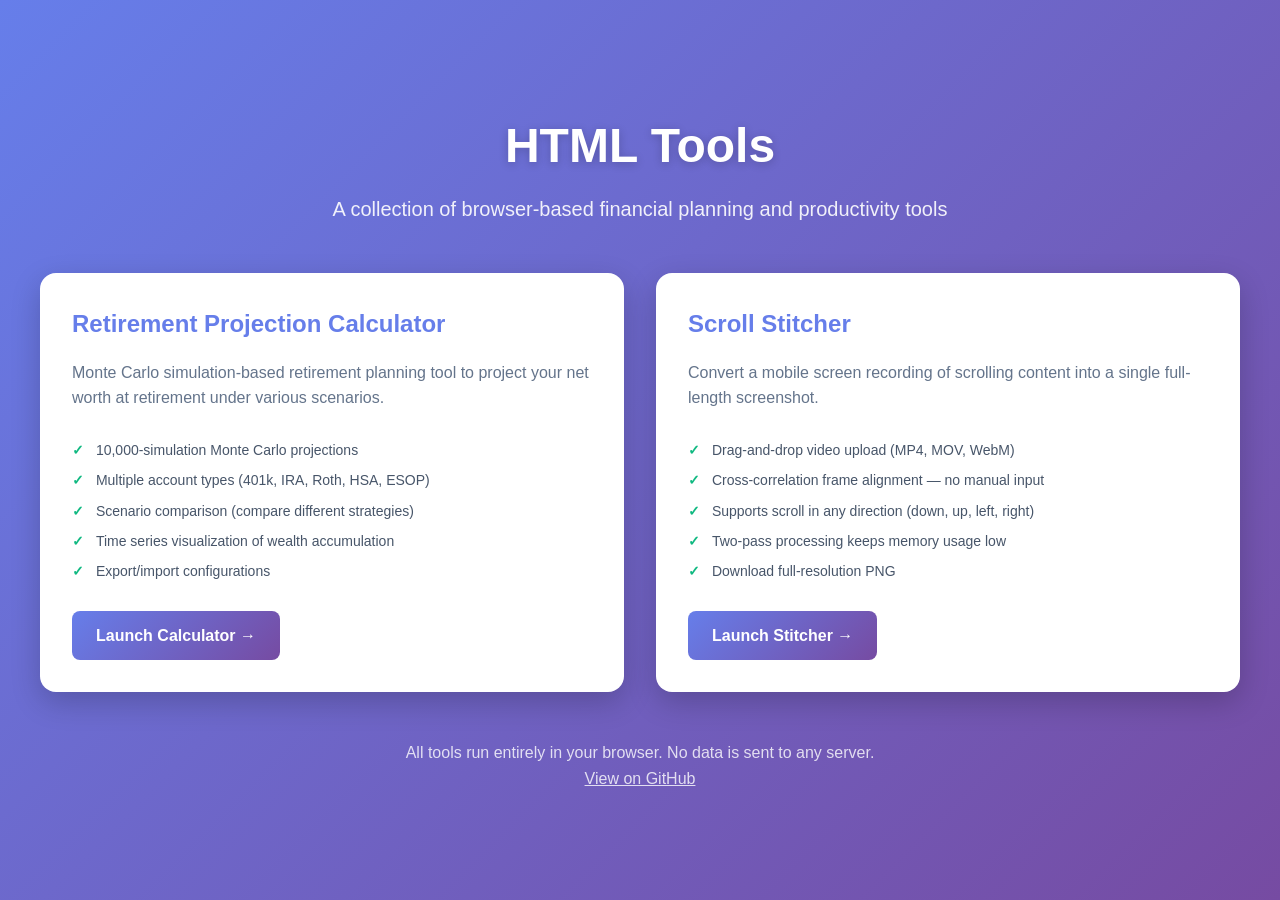
<file: index.html>
<!DOCTYPE html>
<html lang="en">
<head>
    <meta charset="UTF-8">
    <meta name="viewport" content="width=device-width, initial-scale=1.0">
    <title>HTML Tools Collection</title>
    <style>
        * {
            margin: 0;
            padding: 0;
            box-sizing: border-box;
        }

        body {
            font-family: -apple-system, BlinkMacSystemFont, 'Segoe UI', Roboto, 'Helvetica Neue', Arial, sans-serif;
            line-height: 1.6;
            color: #1e293b;
            background: linear-gradient(135deg, #667eea 0%, #764ba2 100%);
            min-height: 100vh;
            display: flex;
            align-items: center;
            justify-content: center;
            padding: 2rem;
        }

        .container {
            max-width: 1200px;
            width: 100%;
        }

        header {
            text-align: center;
            margin-bottom: 3rem;
            color: white;
        }

        h1 {
            font-size: 3rem;
            font-weight: 700;
            margin-bottom: 0.5rem;
            text-shadow: 0 2px 10px rgba(0,0,0,0.2);
        }

        .subtitle {
            font-size: 1.25rem;
            opacity: 0.9;
        }

        .tools-grid {
            display: grid;
            grid-template-columns: repeat(auto-fit, minmax(300px, 1fr));
            gap: 2rem;
            margin-bottom: 2rem;
        }

        .tool-card {
            background: white;
            border-radius: 1rem;
            padding: 2rem;
            box-shadow: 0 10px 30px rgba(0,0,0,0.2);
            transition: transform 0.3s, box-shadow 0.3s;
            text-decoration: none;
            color: inherit;
            display: block;
        }

        .tool-card:hover {
            transform: translateY(-5px);
            box-shadow: 0 15px 40px rgba(0,0,0,0.3);
        }

        .tool-card h2 {
            font-size: 1.5rem;
            margin-bottom: 1rem;
            color: #667eea;
        }

        .tool-card p {
            color: #64748b;
            margin-bottom: 1.5rem;
        }

        .tool-card .features {
            list-style: none;
            margin-bottom: 1.5rem;
        }

        .tool-card .features li {
            padding: 0.25rem 0;
            color: #475569;
            font-size: 0.875rem;
        }

        .tool-card .features li:before {
            content: "✓ ";
            color: #10b981;
            font-weight: bold;
            margin-right: 0.5rem;
        }

        .tool-card .launch-btn {
            display: inline-block;
            padding: 0.75rem 1.5rem;
            background: linear-gradient(135deg, #667eea 0%, #764ba2 100%);
            color: white;
            border-radius: 0.5rem;
            font-weight: 600;
            transition: opacity 0.3s;
        }

        .tool-card .launch-btn:hover {
            opacity: 0.9;
        }

        footer {
            text-align: center;
            color: white;
            margin-top: 3rem;
            opacity: 0.8;
        }

        footer a {
            color: white;
            text-decoration: underline;
        }

        @media (max-width: 768px) {
            h1 {
                font-size: 2rem;
            }

            .tools-grid {
                grid-template-columns: 1fr;
            }
        }
    </style>
</head>
<body>
    <div class="container">
        <header>
            <h1>HTML Tools</h1>
            <p class="subtitle">A collection of browser-based financial planning and productivity tools</p>
        </header>

        <div class="tools-grid">
            <a href="retirement-calculator/" class="tool-card">
                <h2>Retirement Projection Calculator</h2>
                <p>Monte Carlo simulation-based retirement planning tool to project your net worth at retirement under various scenarios.</p>
                <ul class="features">
                    <li>10,000-simulation Monte Carlo projections</li>
                    <li>Multiple account types (401k, IRA, Roth, HSA, ESOP)</li>
                    <li>Scenario comparison (compare different strategies)</li>
                    <li>Time series visualization of wealth accumulation</li>
                    <li>Export/import configurations</li>
                </ul>
                <span class="launch-btn">Launch Calculator →</span>
            </a>

            <a href="scroll-stitcher/" class="tool-card">
                <h2>Scroll Stitcher</h2>
                <p>Convert a mobile screen recording of scrolling content into a single full-length screenshot.</p>
                <ul class="features">
                    <li>Drag-and-drop video upload (MP4, MOV, WebM)</li>
                    <li>Cross-correlation frame alignment — no manual input</li>
                    <li>Supports scroll in any direction (down, up, left, right)</li>
                    <li>Two-pass processing keeps memory usage low</li>
                    <li>Download full-resolution PNG</li>
                </ul>
                <span class="launch-btn">Launch Stitcher →</span>
            </a>

            <!-- Future tools will go here -->
        </div>

        <footer>
            <p>
                All tools run entirely in your browser. No data is sent to any server.<br>
                <a href="https://github.com/jcfuller/htmltools" target="_blank">View on GitHub</a>
            </p>
        </footer>
    </div>
</body>
</html>
</file>
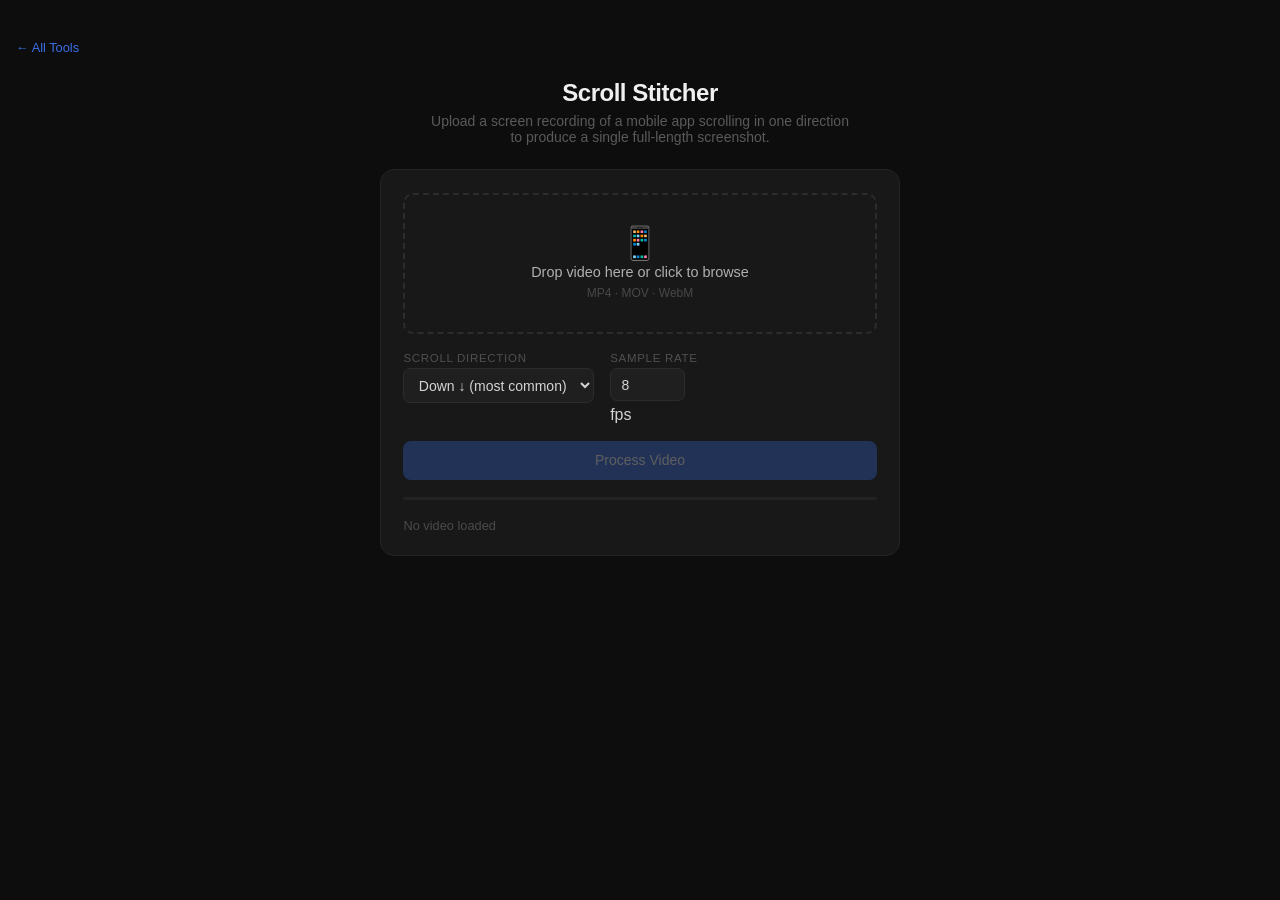
<file: scroll-stitcher/index.html>
<!DOCTYPE html>
<html lang="en">
<head>
  <meta charset="UTF-8">
  <meta name="viewport" content="width=device-width, initial-scale=1.0">
  <title>Scroll Stitcher</title>
  <style>
    *, *::before, *::after { box-sizing: border-box; margin: 0; padding: 0; }

    body {
      font-family: -apple-system, BlinkMacSystemFont, 'Segoe UI', sans-serif;
      background: #0d0d0d;
      color: #d4d4d4;
      min-height: 100vh;
      padding: 2.5rem 1rem 4rem;
      display: flex;
      flex-direction: column;
      align-items: center;
      gap: 1.5rem;
    }

    .header { text-align: center; }
    .header h1 { font-size: 1.5rem; font-weight: 600; letter-spacing: -0.02em; color: #f0f0f0; }
    .header p  { margin-top: 0.4rem; font-size: 0.875rem; color: #5a5a5a; max-width: 420px; }

    .panel {
      background: #181818;
      border: 1px solid #242424;
      border-radius: 14px;
      padding: 1.4rem;
      width: 100%;
      max-width: 520px;
      display: flex;
      flex-direction: column;
      gap: 1.1rem;
    }

    /* ── drop zone ─────────────────────────────────────────────────── */
    .drop-zone {
      display: flex;
      flex-direction: column;
      align-items: center;
      justify-content: center;
      gap: 0.35rem;
      border: 2px dashed #2c2c2c;
      border-radius: 10px;
      padding: 2rem 1rem;
      cursor: pointer;
      transition: border-color 0.15s, background 0.15s;
      user-select: none;
    }
    .drop-zone:hover, .drop-zone.drag-over { border-color: #404040; background: #1e1e1e; }
    .drop-zone.loaded { border-style: solid; border-color: #3b6fe8; }
    .dz-icon  { font-size: 2rem; line-height: 1; }
    .dz-title { font-size: 0.9rem; font-weight: 500; color: #b0b0b0; }
    .dz-sub   { font-size: 0.75rem; color: #484848; }
    input[type="file"] { display: none; }

    /* ── controls ──────────────────────────────────────────────────── */
    .controls { display: flex; gap: 1rem; flex-wrap: wrap; }
    .field { display: flex; flex-direction: column; gap: 0.3rem; }
    .field label {
      font-size: 0.72rem;
      text-transform: uppercase;
      letter-spacing: 0.06em;
      color: #505050;
    }
    select, input[type="number"] {
      background: #1f1f1f;
      border: 1px solid #2c2c2c;
      color: #d4d4d4;
      padding: 0.45rem 0.65rem;
      border-radius: 7px;
      font-size: 0.875rem;
      font-family: inherit;
      outline: none;
    }
    select:focus, input[type="number"]:focus { border-color: #3b6fe8; }

    /* ── buttons ───────────────────────────────────────────────────── */
    .btn {
      font-family: inherit;
      font-size: 0.875rem;
      font-weight: 500;
      border: none;
      border-radius: 8px;
      padding: 0.6rem 1.1rem;
      cursor: pointer;
      transition: opacity 0.15s, background 0.15s;
    }
    .btn:disabled { opacity: 0.3; cursor: not-allowed; pointer-events: none; }
    .btn-primary { background: #3b6fe8; color: #fff; width: 100%; padding: 0.7rem; }
    .btn-primary:hover { background: #2d5dd4; }
    .btn-secondary {
      background: #1f1f1f;
      color: #c0c0c0;
      border: 1px solid #2c2c2c;
    }
    .btn-secondary:hover { background: #272727; }

    /* ── progress ──────────────────────────────────────────────────── */
    .progress-track {
      height: 3px;
      background: #222;
      border-radius: 2px;
      overflow: hidden;
    }
    .progress-fill {
      height: 100%;
      background: #3b6fe8;
      width: 0;
      transition: width 0.2s ease;
    }
    .status { font-size: 0.8rem; color: #4a4a4a; min-height: 1.1em; }

    /* ── output ────────────────────────────────────────────────────── */
    .output-panel {
      display: none;
      flex-direction: column;
      gap: 0.75rem;
      width: 100%;
      max-width: 520px;
    }
    .output-header {
      display: flex;
      justify-content: space-between;
      align-items: center;
    }
    .output-info { font-size: 0.8rem; color: #4a4a4a; }
    #outputCanvas {
      display: block;
      width: 100%;
      border-radius: 8px;
      border: 1px solid #222;
    }

    a.back { font-size: 0.8rem; color: #3b6fe8; text-decoration: none; align-self: flex-start; }
    a.back:hover { text-decoration: underline; }
  </style>
</head>
<body>

<a class="back" href="../">← All Tools</a>

<div class="header">
  <h1>Scroll Stitcher</h1>
  <p>Upload a screen recording of a mobile app scrolling in one direction to produce a single full-length screenshot.</p>
</div>

<div class="panel">
  <label class="drop-zone" id="dropZone" for="fileInput">
    <div class="dz-icon" id="dzIcon">📱</div>
    <div class="dz-title" id="dzTitle">Drop video here or click to browse</div>
    <div class="dz-sub"  id="dzSub">MP4 · MOV · WebM</div>
    <input type="file" id="fileInput" accept="video/*">
  </label>

  <div class="controls">
    <div class="field">
      <label for="direction">Scroll direction</label>
      <select id="direction">
        <option value="down">Down ↓  (most common)</option>
        <option value="up">Up ↑</option>
        <option value="right">Right →</option>
        <option value="left">Left ←</option>
      </select>
    </div>
    <div class="field">
      <label for="fps">Sample rate</label>
      <input type="number" id="fps" value="8" min="1" max="30" style="width:75px"> fps
    </div>
  </div>

  <button class="btn btn-primary" id="processBtn" disabled>Process Video</button>

  <div class="progress-track"><div class="progress-fill" id="progressFill"></div></div>
  <div class="status" id="statusMsg">No video loaded</div>
</div>

<div class="output-panel" id="outputPanel">
  <div class="output-header">
    <span class="output-info" id="outputInfo"></span>
    <button class="btn btn-secondary" id="downloadBtn">Open Full Image</button>
  </div>
  <canvas id="outputCanvas"></canvas>
</div>

<!-- Hidden working elements -->
<video  id="video"       style="display:none" muted playsinline></video>
<canvas id="workCanvas"  style="display:none"></canvas>
<canvas id="smallCanvas" style="display:none"></canvas>

<script>
(() => {
  const video       = document.getElementById('video');
  const dropZone    = document.getElementById('dropZone');
  const fileInput   = document.getElementById('fileInput');
  const processBtn  = document.getElementById('processBtn');
  const progressFill = document.getElementById('progressFill');
  const statusMsg   = document.getElementById('statusMsg');
  const outputPanel = document.getElementById('outputPanel');
  const outputCanvas = document.getElementById('outputCanvas');
  const outputInfo  = document.getElementById('outputInfo');

  // ── file loading ──────────────────────────────────────────────────────────

  dropZone.addEventListener('dragover', e => { e.preventDefault(); dropZone.classList.add('drag-over'); });
  dropZone.addEventListener('dragleave', () => dropZone.classList.remove('drag-over'));
  dropZone.addEventListener('drop', e => {
    e.preventDefault();
    dropZone.classList.remove('drag-over');
    const f = e.dataTransfer.files[0];
    if (f && f.type.startsWith('video/')) loadFile(f);
  });
  fileInput.addEventListener('change', e => { if (e.target.files[0]) loadFile(e.target.files[0]); });

  function loadFile(file) {
    video.src = URL.createObjectURL(file);
    video.addEventListener('loadedmetadata', () => {
      processBtn.disabled = false;
      document.getElementById('dzIcon').textContent  = '✓';
      document.getElementById('dzIcon').style.color  = '#3b6fe8';
      document.getElementById('dzTitle').textContent = file.name;
      document.getElementById('dzSub').textContent   =
        `${video.videoWidth}×${video.videoHeight} · ${video.duration.toFixed(1)}s`;
      dropZone.classList.add('loaded');
      setStatus('Ready');
    }, { once: true });
  }

  // ── controls ──────────────────────────────────────────────────────────────

  processBtn.addEventListener('click', () => {
    processVideo().catch(err => {
      setStatus(`Error: ${err.message}`);
      processBtn.disabled = false;
      console.error(err);
    });
  });

  document.getElementById('downloadBtn').addEventListener('click', () => {
    // iOS Safari blocks programmatic anchor clicks with data URLs.
    // Opening in a new tab lets the user long-press to save.
    window.open(outputCanvas.toDataURL('image/png'), '_blank');
  });

  function setStatus(msg, pct) {
    statusMsg.textContent = msg;
    if (pct !== undefined) progressFill.style.width = `${pct}%`;
  }

  function seekTo(t) {
    return new Promise(resolve => {
      // If already at this position, resolve immediately — seeked won't fire.
      if (Math.abs(video.currentTime - t) < 0.001) { resolve(); return; }
      // Add listener before setting currentTime to avoid race on fast seeks.
      video.addEventListener('seeked', resolve, { once: true });
      video.currentTime = t;
    });
  }

  // ── main processing ───────────────────────────────────────────────────────

  async function processVideo() {
    processBtn.disabled = true;
    outputPanel.style.display = 'none';
    setStatus('Starting…', 0);

    const fps       = Math.max(1, Math.min(30, +document.getElementById('fps').value || 8));
    const direction = document.getElementById('direction').value;
    const W = video.videoWidth;
    const H = video.videoHeight;
    const vertical = direction === 'down' || direction === 'up';
    const inverted = direction === 'up'   || direction === 'left';

    // Full-resolution work canvas
    const wc = document.getElementById('workCanvas');
    wc.width = W; wc.height = H;
    const wCtx = wc.getContext('2d', { willReadFrequently: true });

    // Small canvas for correlation — max 400px on the scroll axis
    const longAxis = vertical ? H : W;
    const scale = Math.min(1, 400 / longAxis);
    const SW = Math.round(W * scale);
    const SH = Math.round(H * scale);
    const sc = document.getElementById('smallCanvas');
    sc.width = SW; sc.height = SH;
    const sCtx = sc.getContext('2d', { willReadFrequently: true });

    // Build list of frame timestamps
    const times = [];
    for (let t = 0; t < video.duration - 1e-3; t += 1 / fps) times.push(t);

    // ── Pass 1: compute scroll deltas from small frames ───────────────────

    const deltas = [];
    let prevGray = null;

    for (let i = 0; i < times.length; i++) {
      await seekTo(times[i]);
      sCtx.drawImage(video, 0, 0, SW, SH);
      const gray = toGray(sCtx.getImageData(0, 0, SW, SH).data, SW * SH);

      if (prevGray !== null) {
        const d = correlate(prevGray, gray, SW, SH, vertical, inverted);
        deltas.push(Math.round(d / scale));
      }
      prevGray = gray;
      setStatus(`Pass 1/2: analysing frame ${i + 1} / ${times.length}`,
                (i + 1) / times.length * 45);
    }

    const totalScroll = deltas.reduce((a, b) => a + b, 0);

    if (totalScroll === 0) {
      setStatus('No scroll movement detected. Check direction setting or try a lower sample rate.', 0);
      processBtn.disabled = false;
      return;
    }

    // ── Create output canvas ──────────────────────────────────────────────

    const outW = vertical ? W : W + totalScroll;
    const outH = vertical ? H + totalScroll : H;
    outputCanvas.width  = outW;
    outputCanvas.height = outH;
    const oCtx = outputCanvas.getContext('2d');

    // ── Pass 2: stitch full-resolution strips ─────────────────────────────

    let cumScroll = 0;

    for (let i = 0; i < times.length; i++) {
      await seekTo(times[i]);
      wCtx.drawImage(video, 0, 0, W, H);
      const frame = wCtx.getImageData(0, 0, W, H);

      if (i === 0) {
        // First frame: place at its canonical origin
        oCtx.putImageData(frame,
          (!vertical && inverted) ? totalScroll : 0,
          ( vertical && inverted) ? totalScroll : 0);
      } else {
        const delta = deltas[i - 1];
        if (delta > 0) drawStrip(oCtx, frame, W, H, delta, vertical, inverted, cumScroll, totalScroll);
        cumScroll += delta;
      }

      setStatus(`Pass 2/2: stitching frame ${i + 1} / ${times.length}`,
                45 + (i + 1) / times.length * 54);
    }

    setStatus(`Done — ${outW} × ${outH} px`, 100);
    outputInfo.textContent = `${outW} × ${outH} px`;
    outputPanel.style.display = 'flex';
    processBtn.disabled = false;
  }

  // ── stitching helper ──────────────────────────────────────────────────────
  //
  // putImageData(imgData, dx, dy, dirtyX, dirtyY, dirtyW, dirtyH)
  // Pixels from (dirtyX, dirtyY) in imgData land at (dx+dirtyX, dy+dirtyY) in canvas.
  //
  function drawStrip(ctx, frame, W, H, delta, vertical, inverted, cumScroll, totalScroll) {
    if (vertical) {
      if (!inverted) {
        // Scroll down: new rows are the bottom `delta` rows of this frame.
        // They belong at y = H + cumScroll in output.
        // dy = (H + cumScroll) - (H - delta) = cumScroll + delta
        ctx.putImageData(frame, 0, cumScroll + delta, 0, H - delta, W, delta);
      } else {
        // Scroll up: new rows are the top `delta` rows of this frame.
        // They belong at y = totalScroll - cumScroll - delta in output.
        ctx.putImageData(frame, 0, totalScroll - cumScroll - delta, 0, 0, W, delta);
      }
    } else {
      if (!inverted) {
        // Scroll right: new columns are the rightmost `delta` columns.
        // dx = (W + cumScroll) - (W - delta) = cumScroll + delta
        ctx.putImageData(frame, cumScroll + delta, 0, W - delta, 0, delta, H);
      } else {
        // Scroll left: new columns are the leftmost `delta` columns.
        ctx.putImageData(frame, totalScroll - cumScroll - delta, 0, 0, 0, delta, H);
      }
    }
  }

  // ── correlation ───────────────────────────────────────────────────────────

  // Convert RGBA pixel data to a Float32Array of grayscale values.
  function toGray(data, n) {
    const g = new Float32Array(n);
    for (let i = 0; i < n; i++) {
      const p = i * 4;
      g[i] = 0.299 * data[p] + 0.587 * data[p + 1] + 0.114 * data[p + 2];
    }
    return g;
  }

  // Find the scroll offset (in small-frame pixels) that best aligns frameA with frameB.
  //
  // Strategy: for each candidate delta d, compute the mean squared difference between
  // the overlapping region of frameA and frameB assuming frameB is shifted by d pixels.
  // We sample sparsely along both axes for speed.
  //
  function correlate(gA, gB, W, H, vertical, inverted) {
    const dimL     = vertical ? H : W;  // axis we scroll along
    const maxDelta = Math.min(Math.floor(dimL * 0.9), dimL - 10);

    // Sparse sampling: ~50 positions along scroll axis, ~12 along the other axis
    const sL = Math.max(1, Math.floor(maxDelta / 50));
    const sS = Math.max(1, Math.floor((vertical ? W : H) / 12));

    let bestD   = 0;
    let bestErr = Infinity;

    for (let d = 0; d <= maxDelta; d++) {
      const overlap = dimL - d;
      if (overlap < 10) break;

      let sum = 0, cnt = 0;

      // Skip the outer 15% on the scroll axis — status bars, nav bars, and other
      // fixed chrome that doesn't scroll bias the correlation toward delta=0.
      const margin = Math.floor(overlap * 0.15);
      const yStart = margin;
      const yEnd   = overlap - margin;

      if (vertical) {
        for (let y = yStart; y < yEnd; y += sL) {
          for (let x = 0; x < W; x += sS) {
            // Scroll down (normal): bottom of A matches top of B → A[y+d] ≈ B[y]
            // Scroll up (inverted): top of A matches bottom of B → A[y] ≈ B[y+d]
            const a = inverted ? gA[y * W + x]       : gA[(y + d) * W + x];
            const b = inverted ? gB[(y + d) * W + x] : gB[y * W + x];
            const e = a - b;
            sum += e * e;
            cnt++;
          }
        }
      } else {
        for (let y = 0; y < H; y += sS) {
          for (let x = yStart; x < yEnd; x += sL) {
            const a = inverted ? gA[y * W + x]       : gA[y * W + (x + d)];
            const b = inverted ? gB[y * W + (x + d)] : gB[y * W + x];
            const e = a - b;
            sum += e * e;
            cnt++;
          }
        }
      }

      const err = cnt > 0 ? sum / cnt : Infinity;
      if (err < bestErr) { bestErr = err; bestD = d; }
    }

    return bestD;
  }
})();
</script>
</body>
</html>
</file>
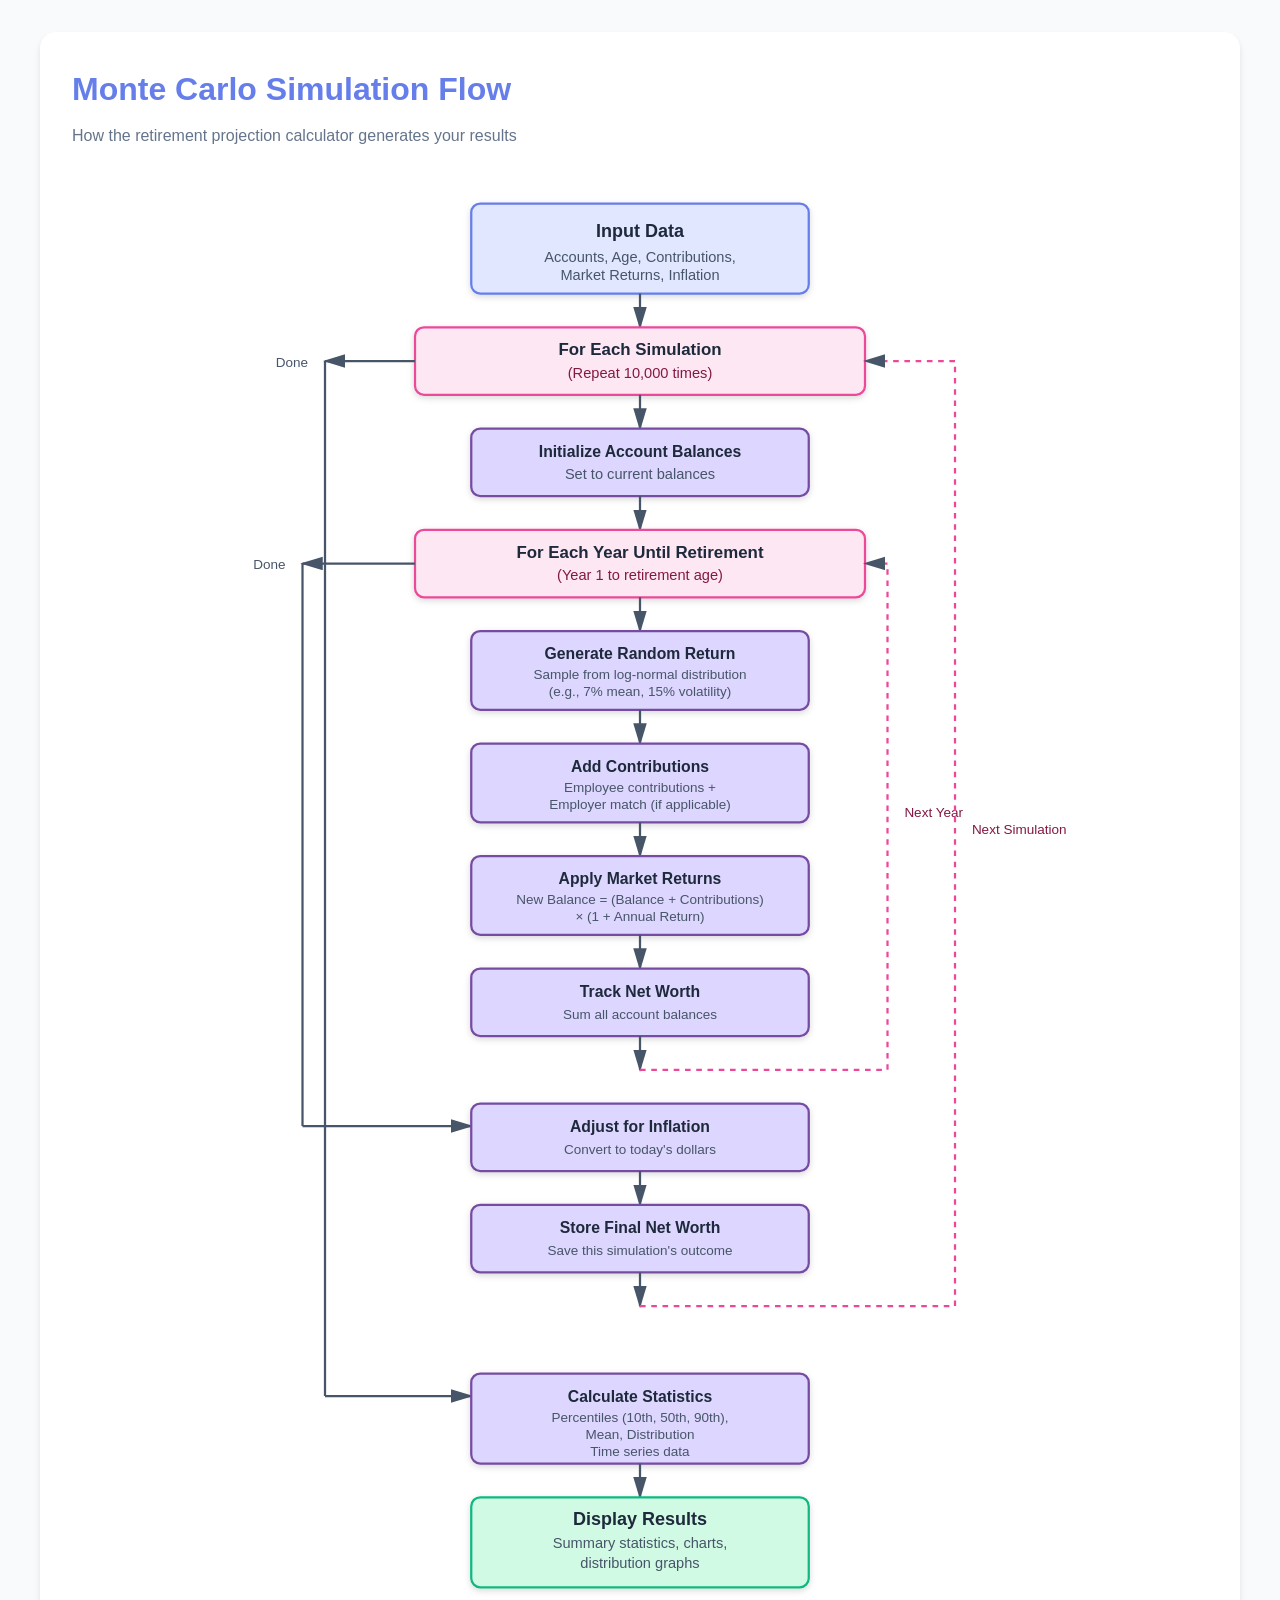
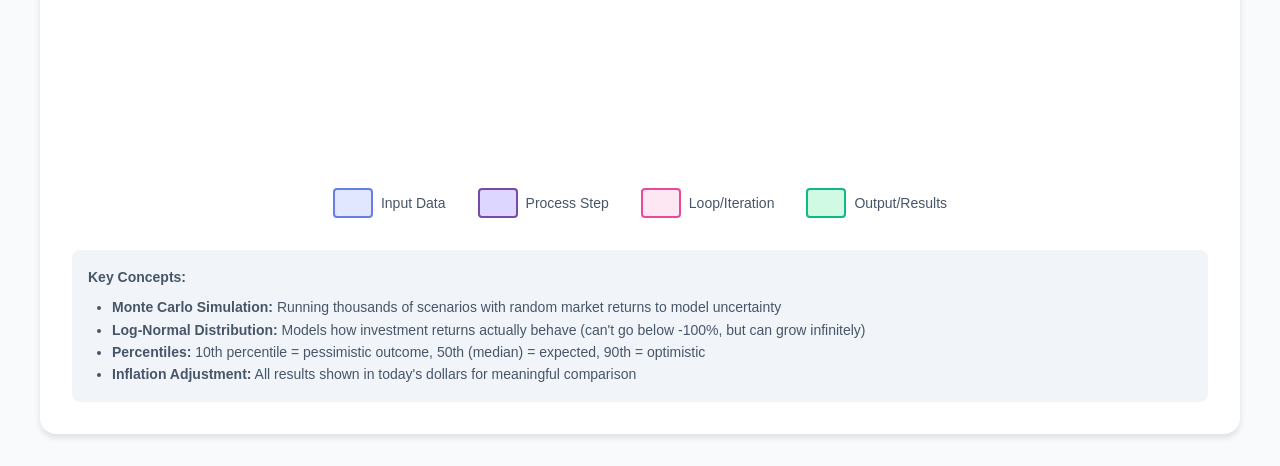
<file: retirement-calculator/flowchart.html>
<!DOCTYPE html>
<html lang="en">
<head>
    <meta charset="UTF-8">
    <meta name="viewport" content="width=device-width, initial-scale=1.0">
    <title>Monte Carlo Simulation Flow</title>
    <style>
        * {
            margin: 0;
            padding: 0;
            box-sizing: border-box;
        }

        body {
            font-family: -apple-system, BlinkMacSystemFont, 'Segoe UI', Roboto, 'Helvetica Neue', Arial, sans-serif;
            padding: 2rem;
            background: #f8fafc;
            line-height: 1.6;
        }

        .container {
            max-width: 1200px;
            margin: 0 auto;
            background: white;
            padding: 2rem;
            border-radius: 1rem;
            box-shadow: 0 4px 6px rgba(0, 0, 0, 0.1);
        }

        h1 {
            color: #667eea;
            margin-bottom: 0.5rem;
            font-size: 2rem;
        }

        .subtitle {
            color: #64748b;
            margin-bottom: 2rem;
        }

        .flowchart {
            width: 100%;
            max-width: 900px;
            margin: 0 auto;
            display: block;
        }

        .legend {
            display: flex;
            gap: 2rem;
            justify-content: center;
            margin-top: 2rem;
            flex-wrap: wrap;
        }

        .legend-item {
            display: flex;
            align-items: center;
            gap: 0.5rem;
            font-size: 0.875rem;
            color: #475569;
        }

        .legend-box {
            width: 40px;
            height: 30px;
            border-radius: 4px;
            border: 2px solid #cbd5e1;
        }

        .legend-box.input { background: #e0e7ff; border-color: #667eea; }
        .legend-box.process { background: #ddd6fe; border-color: #764ba2; }
        .legend-box.loop { background: #fce7f3; border-color: #ec4899; }
        .legend-box.output { background: #d1fae5; border-color: #10b981; }

        @media print {
            body {
                padding: 0;
                background: white;
            }
            .container {
                box-shadow: none;
            }
        }
    </style>
</head>
<body>
    <div class="container">
        <h1>Monte Carlo Simulation Flow</h1>
        <p class="subtitle">How the retirement projection calculator generates your results</p>

        <svg class="flowchart" viewBox="0 0 800 1400" xmlns="http://www.w3.org/2000/svg">
            <defs>
                <!-- Define arrow marker -->
                <marker id="arrowhead" markerWidth="10" markerHeight="10" refX="9" refY="3" orient="auto">
                    <polygon points="0 0, 10 3, 0 6" fill="#475569" />
                </marker>

                <!-- Define filters for shadows -->
                <filter id="shadow" x="-20%" y="-20%" width="140%" height="140%">
                    <feDropShadow dx="0" dy="2" stdDeviation="3" flood-opacity="0.15"/>
                </filter>
            </defs>

            <!-- Input -->
            <rect x="250" y="20" width="300" height="80" rx="8" fill="#e0e7ff" stroke="#667eea" stroke-width="2" filter="url(#shadow)"/>
            <text x="400" y="50" text-anchor="middle" font-weight="bold" font-size="16" fill="#1e293b">Input Data</text>
            <text x="400" y="72" text-anchor="middle" font-size="13" fill="#475569">Accounts, Age, Contributions,</text>
            <text x="400" y="88" text-anchor="middle" font-size="13" fill="#475569">Market Returns, Inflation</text>

            <!-- Arrow -->
            <line x1="400" y1="100" x2="400" y2="130" stroke="#475569" stroke-width="2" marker-end="url(#arrowhead)"/>

            <!-- Loop Start: For each simulation -->
            <rect x="200" y="130" width="400" height="60" rx="8" fill="#fce7f3" stroke="#ec4899" stroke-width="2" filter="url(#shadow)"/>
            <text x="400" y="155" text-anchor="middle" font-weight="bold" font-size="15" fill="#1e293b">For Each Simulation</text>
            <text x="400" y="175" text-anchor="middle" font-size="13" fill="#831843">(Repeat 10,000 times)</text>

            <!-- Arrow -->
            <line x1="400" y1="190" x2="400" y2="220" stroke="#475569" stroke-width="2" marker-end="url(#arrowhead)"/>

            <!-- Initialize balances -->
            <rect x="250" y="220" width="300" height="60" rx="8" fill="#ddd6fe" stroke="#764ba2" stroke-width="2" filter="url(#shadow)"/>
            <text x="400" y="245" text-anchor="middle" font-weight="bold" font-size="14" fill="#1e293b">Initialize Account Balances</text>
            <text x="400" y="265" text-anchor="middle" font-size="13" fill="#475569">Set to current balances</text>

            <!-- Arrow -->
            <line x1="400" y1="280" x2="400" y2="310" stroke="#475569" stroke-width="2" marker-end="url(#arrowhead)"/>

            <!-- Year loop -->
            <rect x="200" y="310" width="400" height="60" rx="8" fill="#fce7f3" stroke="#ec4899" stroke-width="2" filter="url(#shadow)"/>
            <text x="400" y="335" text-anchor="middle" font-weight="bold" font-size="15" fill="#1e293b">For Each Year Until Retirement</text>
            <text x="400" y="355" text-anchor="middle" font-size="13" fill="#831843">(Year 1 to retirement age)</text>

            <!-- Arrow -->
            <line x1="400" y1="370" x2="400" y2="400" stroke="#475569" stroke-width="2" marker-end="url(#arrowhead)"/>

            <!-- Generate return -->
            <rect x="250" y="400" width="300" height="70" rx="8" fill="#ddd6fe" stroke="#764ba2" stroke-width="2" filter="url(#shadow)"/>
            <text x="400" y="425" text-anchor="middle" font-weight="bold" font-size="14" fill="#1e293b">Generate Random Return</text>
            <text x="400" y="443" text-anchor="middle" font-size="12" fill="#475569">Sample from log-normal distribution</text>
            <text x="400" y="458" text-anchor="middle" font-size="12" fill="#475569">(e.g., 7% mean, 15% volatility)</text>

            <!-- Arrow -->
            <line x1="400" y1="470" x2="400" y2="500" stroke="#475569" stroke-width="2" marker-end="url(#arrowhead)"/>

            <!-- Add contributions -->
            <rect x="250" y="500" width="300" height="70" rx="8" fill="#ddd6fe" stroke="#764ba2" stroke-width="2" filter="url(#shadow)"/>
            <text x="400" y="525" text-anchor="middle" font-weight="bold" font-size="14" fill="#1e293b">Add Contributions</text>
            <text x="400" y="543" text-anchor="middle" font-size="12" fill="#475569">Employee contributions +</text>
            <text x="400" y="558" text-anchor="middle" font-size="12" fill="#475569">Employer match (if applicable)</text>

            <!-- Arrow -->
            <line x1="400" y1="570" x2="400" y2="600" stroke="#475569" stroke-width="2" marker-end="url(#arrowhead)"/>

            <!-- Apply returns -->
            <rect x="250" y="600" width="300" height="70" rx="8" fill="#ddd6fe" stroke="#764ba2" stroke-width="2" filter="url(#shadow)"/>
            <text x="400" y="625" text-anchor="middle" font-weight="bold" font-size="14" fill="#1e293b">Apply Market Returns</text>
            <text x="400" y="643" text-anchor="middle" font-size="12" fill="#475569">New Balance = (Balance + Contributions)</text>
            <text x="400" y="658" text-anchor="middle" font-size="12" fill="#475569">× (1 + Annual Return)</text>

            <!-- Arrow -->
            <line x1="400" y1="670" x2="400" y2="700" stroke="#475569" stroke-width="2" marker-end="url(#arrowhead)"/>

            <!-- Track net worth -->
            <rect x="250" y="700" width="300" height="60" rx="8" fill="#ddd6fe" stroke="#764ba2" stroke-width="2" filter="url(#shadow)"/>
            <text x="400" y="725" text-anchor="middle" font-weight="bold" font-size="14" fill="#1e293b">Track Net Worth</text>
            <text x="400" y="745" text-anchor="middle" font-size="12" fill="#475569">Sum all account balances</text>

            <!-- Arrow back to year loop -->
            <line x1="400" y1="760" x2="400" y2="790" stroke="#475569" stroke-width="2" marker-end="url(#arrowhead)"/>
            <path d="M 400 790 L 620 790 L 620 340 L 600 340" fill="none" stroke="#ec4899" stroke-width="2" marker-end="url(#arrowhead)" stroke-dasharray="5,5"/>
            <text x="635" y="565" font-size="12" fill="#831843">Next Year</text>

            <!-- Arrow down after loop -->
            <line x1="200" y1="340" x2="100" y2="340" stroke="#475569" stroke-width="2" marker-end="url(#arrowhead)"/>
            <text x="85" y="345" text-anchor="end" font-size="12" fill="#475569">Done</text>
            <line x1="100" y1="340" x2="100" y2="840" stroke="#475569" stroke-width="2"/>
            <line x1="100" y1="840" x2="250" y2="840" stroke="#475569" stroke-width="2" marker-end="url(#arrowhead)"/>

            <!-- Adjust for inflation -->
            <rect x="250" y="820" width="300" height="60" rx="8" fill="#ddd6fe" stroke="#764ba2" stroke-width="2" filter="url(#shadow)"/>
            <text x="400" y="845" text-anchor="middle" font-weight="bold" font-size="14" fill="#1e293b">Adjust for Inflation</text>
            <text x="400" y="865" text-anchor="middle" font-size="12" fill="#475569">Convert to today's dollars</text>

            <!-- Arrow -->
            <line x1="400" y1="880" x2="400" y2="910" stroke="#475569" stroke-width="2" marker-end="url(#arrowhead)"/>

            <!-- Store outcome -->
            <rect x="250" y="910" width="300" height="60" rx="8" fill="#ddd6fe" stroke="#764ba2" stroke-width="2" filter="url(#shadow)"/>
            <text x="400" y="935" text-anchor="middle" font-weight="bold" font-size="14" fill="#1e293b">Store Final Net Worth</text>
            <text x="400" y="955" text-anchor="middle" font-size="12" fill="#475569">Save this simulation's outcome</text>

            <!-- Arrow back to simulation loop -->
            <line x1="400" y1="970" x2="400" y2="1000" stroke="#475569" stroke-width="2" marker-end="url(#arrowhead)"/>
            <path d="M 400 1000 L 680 1000 L 680 160 L 600 160" fill="none" stroke="#ec4899" stroke-width="2" marker-end="url(#arrowhead)" stroke-dasharray="5,5"/>
            <text x="695" y="580" font-size="12" fill="#831843">Next Simulation</text>

            <!-- Arrow down after all simulations -->
            <line x1="200" y1="160" x2="120" y2="160" stroke="#475569" stroke-width="2" marker-end="url(#arrowhead)"/>
            <text x="105" y="165" text-anchor="end" font-size="12" fill="#475569">Done</text>
            <line x1="120" y1="160" x2="120" y2="1080" stroke="#475569" stroke-width="2"/>
            <line x1="120" y1="1080" x2="250" y2="1080" stroke="#475569" stroke-width="2" marker-end="url(#arrowhead)"/>

            <!-- Calculate statistics -->
            <rect x="250" y="1060" width="300" height="80" rx="8" fill="#ddd6fe" stroke="#764ba2" stroke-width="2" filter="url(#shadow)"/>
            <text x="400" y="1085" text-anchor="middle" font-weight="bold" font-size="14" fill="#1e293b">Calculate Statistics</text>
            <text x="400" y="1103" text-anchor="middle" font-size="12" fill="#475569">Percentiles (10th, 50th, 90th),</text>
            <text x="400" y="1118" text-anchor="middle" font-size="12" fill="#475569">Mean, Distribution</text>
            <text x="400" y="1133" text-anchor="middle" font-size="12" fill="#475569">Time series data</text>

            <!-- Arrow -->
            <line x1="400" y1="1140" x2="400" y2="1170" stroke="#475569" stroke-width="2" marker-end="url(#arrowhead)"/>

            <!-- Display results -->
            <rect x="250" y="1170" width="300" height="80" rx="8" fill="#d1fae5" stroke="#10b981" stroke-width="2" filter="url(#shadow)"/>
            <text x="400" y="1195" text-anchor="middle" font-weight="bold" font-size="16" fill="#1e293b">Display Results</text>
            <text x="400" y="1215" text-anchor="middle" font-size="13" fill="#475569">Summary statistics, charts,</text>
            <text x="400" y="1233" text-anchor="middle" font-size="13" fill="#475569">distribution graphs</text>

        </svg>

        <div class="legend">
            <div class="legend-item">
                <div class="legend-box input"></div>
                <span>Input Data</span>
            </div>
            <div class="legend-item">
                <div class="legend-box process"></div>
                <span>Process Step</span>
            </div>
            <div class="legend-item">
                <div class="legend-box loop"></div>
                <span>Loop/Iteration</span>
            </div>
            <div class="legend-item">
                <div class="legend-box output"></div>
                <span>Output/Results</span>
            </div>
        </div>

        <div style="margin-top: 2rem; padding: 1rem; background: #f1f5f9; border-radius: 0.5rem; font-size: 0.875rem; color: #475569;">
            <strong>Key Concepts:</strong>
            <ul style="margin-top: 0.5rem; margin-left: 1.5rem;">
                <li><strong>Monte Carlo Simulation:</strong> Running thousands of scenarios with random market returns to model uncertainty</li>
                <li><strong>Log-Normal Distribution:</strong> Models how investment returns actually behave (can't go below -100%, but can grow infinitely)</li>
                <li><strong>Percentiles:</strong> 10th percentile = pessimistic outcome, 50th (median) = expected, 90th = optimistic</li>
                <li><strong>Inflation Adjustment:</strong> All results shown in today's dollars for meaningful comparison</li>
            </ul>
        </div>
    </div>
</body>
</html>
</file>
